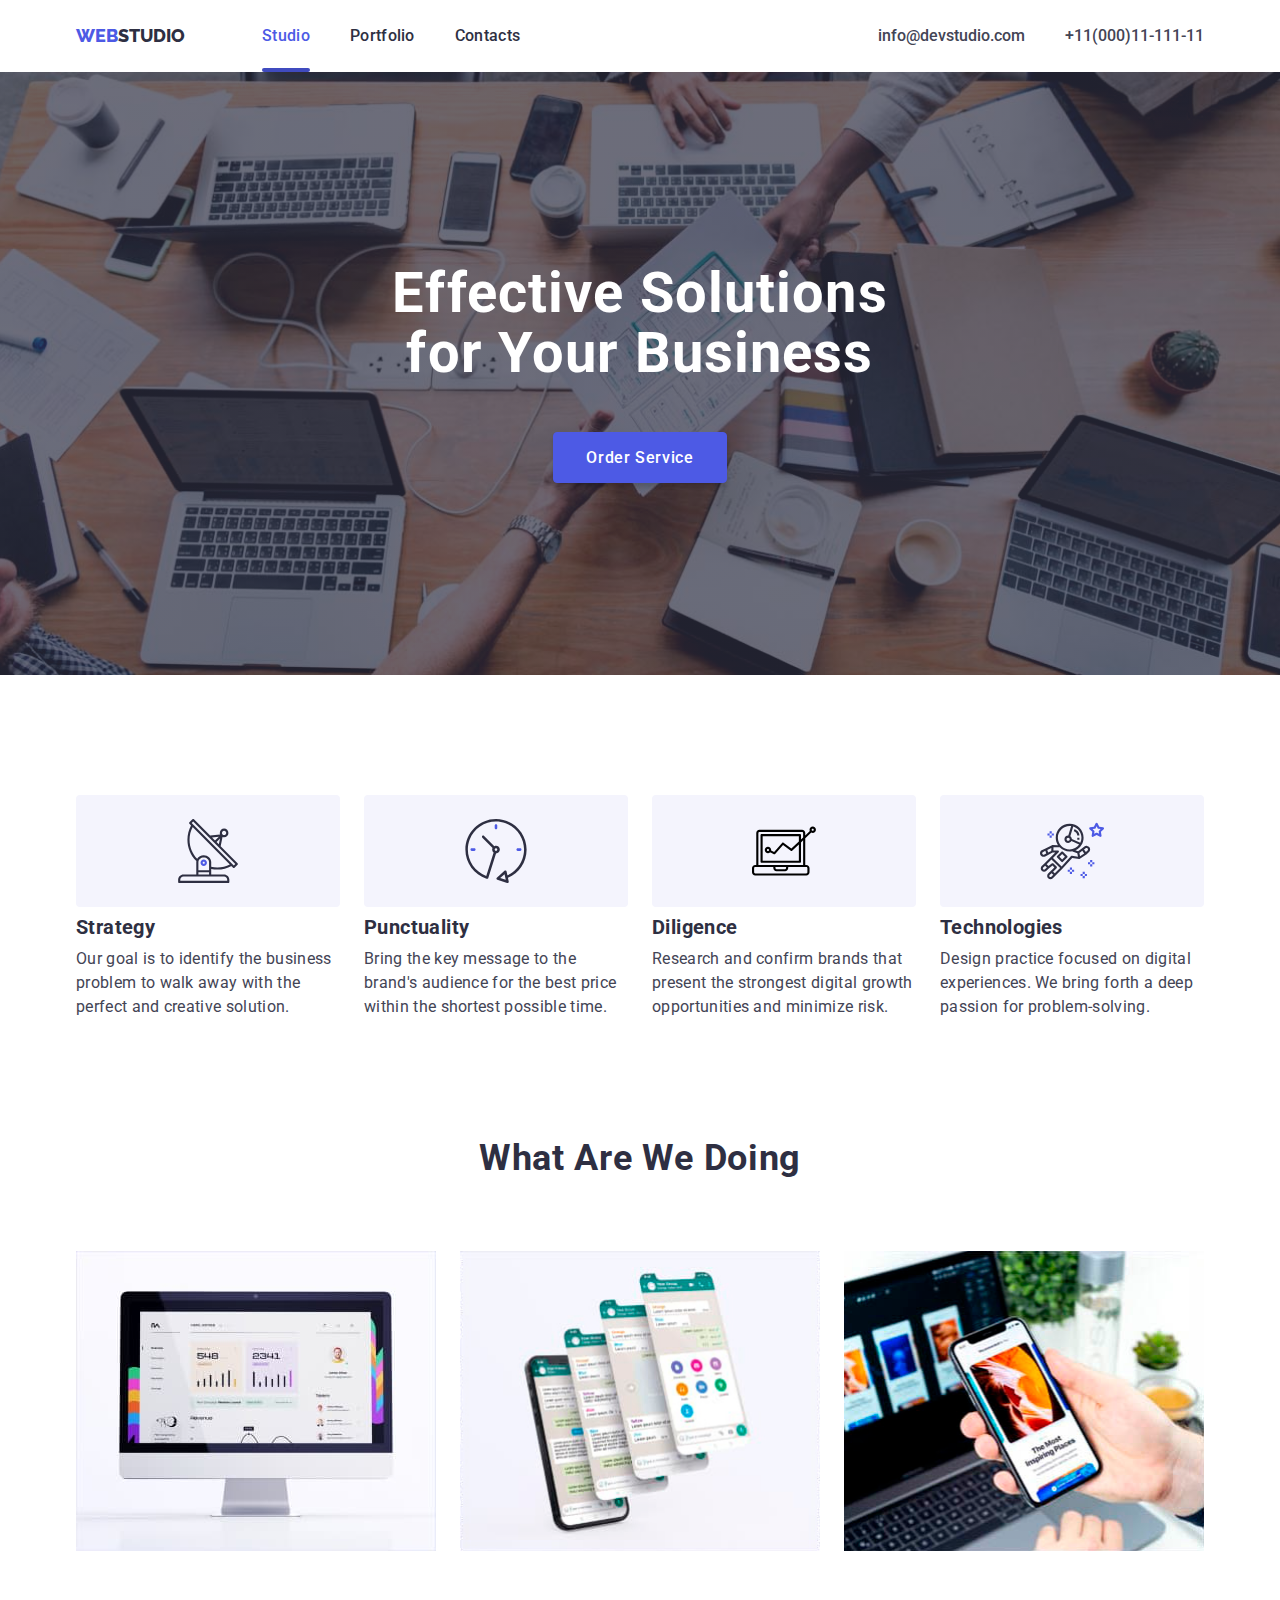
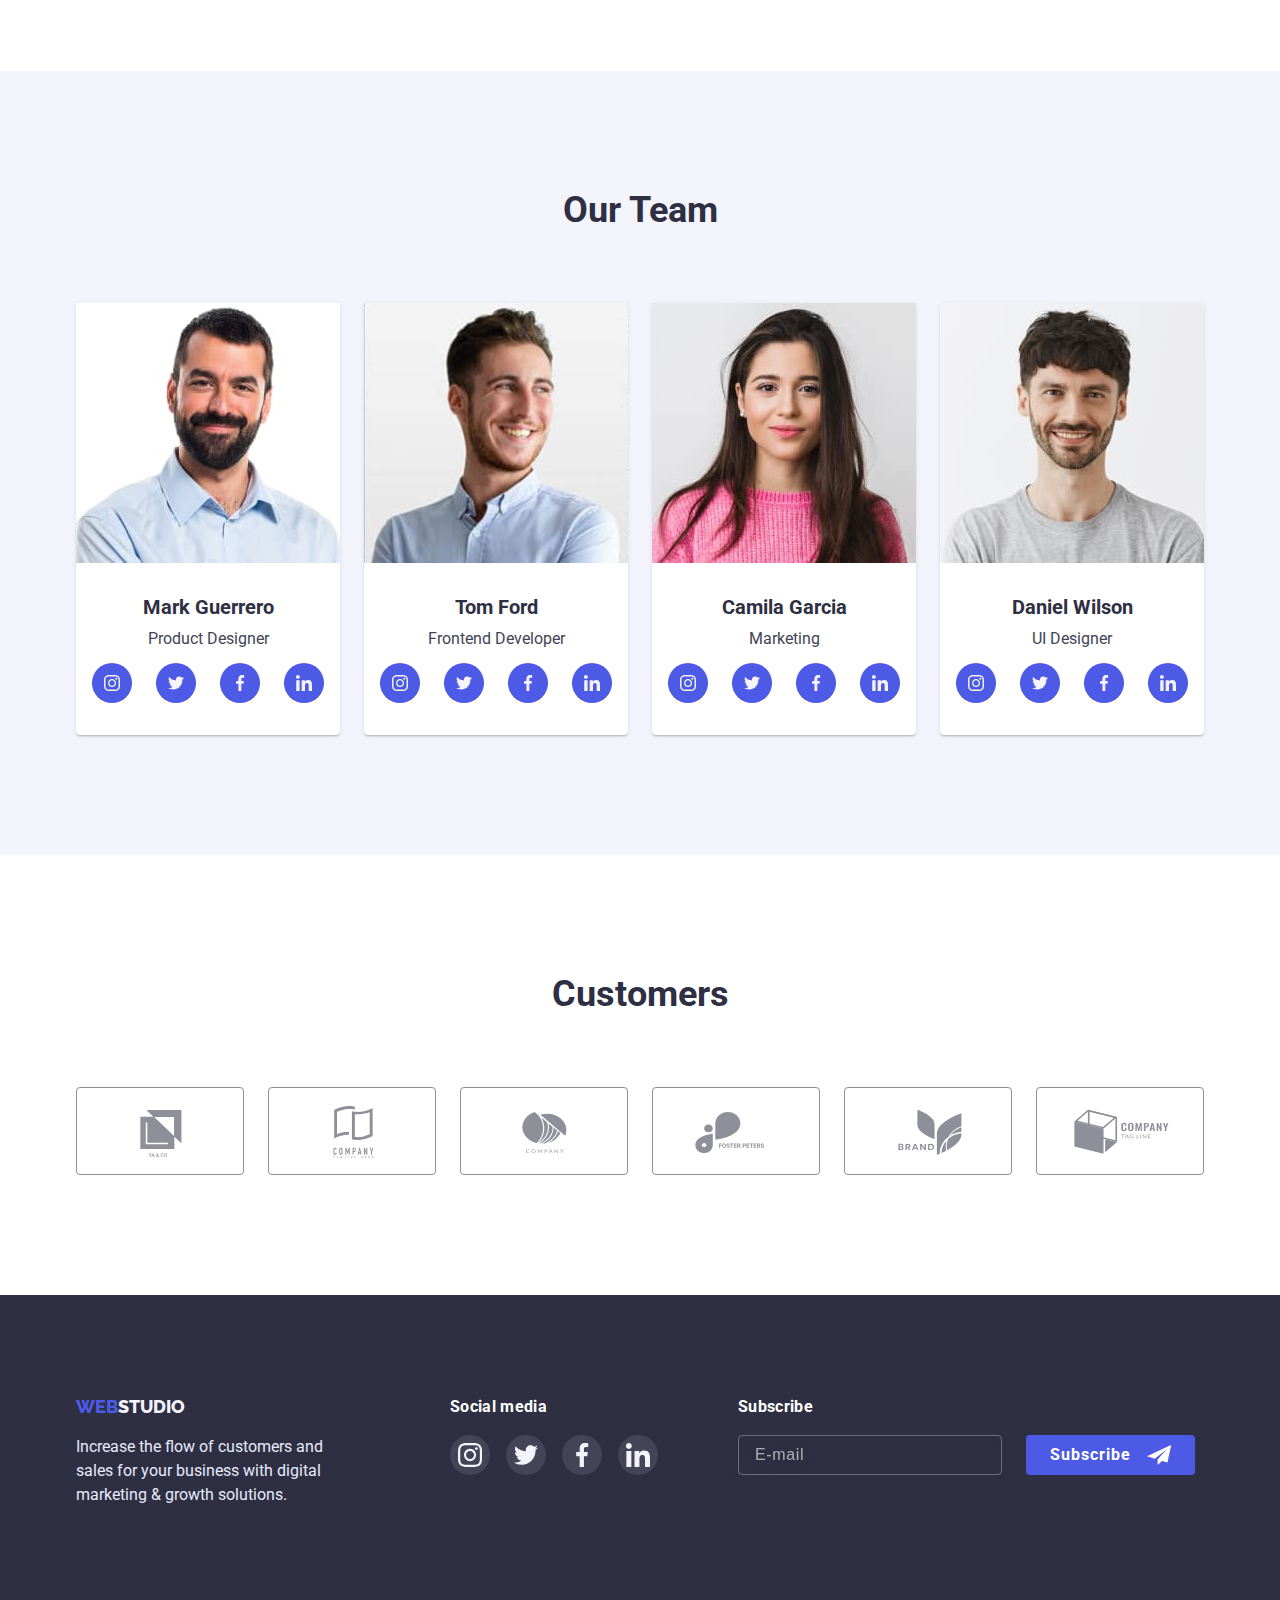
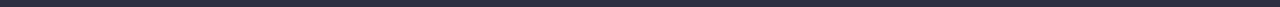
<file: index.html>
<!DOCTYPE html>
<html lang="en">
  <head>
    <meta charset="UTF-8" />
    <meta http-equiv="X-UA-Compatible" content="IE=edge" />
    <meta name="viewport" content="width=device-width, initial-scale=1.0" />
    <title>Webstudio</title>
    <link
      rel="stylesheet"
      href="https://cdnjs.cloudflare.com/ajax/libs/modern-normalize/1.1.0/modern-normalize.min.css"
      integrity="sha512-wpPYUAdjBVSE4KJnH1VR1HeZfpl1ub8YT/NKx4PuQ5NmX2tKuGu6U/JRp5y+Y8XG2tV+wKQpNHVUX03MfMFn9Q=="
      crossorigin="anonymous"
      referrerpolicy="no-referrer"
    />
    <link rel="preconnect" href="https://fonts.googleapis.com" />
    <link rel="preconnect" href="https://fonts.gstatic.com" crossorigin />
    <link
      href="https://fonts.googleapis.com/css2?family=Raleway:wght@700;800&family=Roboto:wght@400;500;700;900&display=swap"
      rel="stylesheet"
    />
    <link rel="stylesheet" href="css/style.css" />
  </head>

  <body>
    <header class="header">
      <div class="container">
        <nav>
          <a class="logo-link" href=""><span class="logo">WEB</span>STUDIO</a>
          <ul class="headerlist">
            <li class="header-linkitem">
              <a class="header-link curent link" href="./index.html">Studio</a>
            </li>
            <li class="header-linkitem">
              <a class="header-link link" href="./portfolio.html">Portfolio</a>
            </li>
            <li class="header-linkitem">
              <a class="header-link link" href="">Contacts</a>
            </li>
          </ul>
        </nav>
        <ul class="link contacts-link">
          <li>
            <a class="contacts" href="mailto:info@devstudio.com"
              >info@devstudio.com</a
            >
          </li>
          <li>
            <a class="contacts" href="tel:+11(000)111-11-11"
              >+11(000)11-111-11</a
            >
          </li>
        </ul>
      </div>
    </header>

    <main>
      <section class="hero">
        <div class="container">
          <h1 class="hero-title">Effective Solutions for Your Business</h1>
          <button class="header-btn" data-modal-open type="button">
            Order Service
          </button>
        </div>
      </section>
      <section class="about">
        <div class="container">
          <h2 class="about-title-top">Our Feature</h2>
          <ul class="about-list">
            <li>
              <div class="aboutlistsvg">
                <svg class="aboutsvg">
                  <use href="./img/icons.svg#icon-Group"></use>
                </svg>
              </div>
              <h3 class="about-title">Strategy</h3>
              <p class="about-text">
                Our goal is to identify the business problem to walk away with
                the perfect and creative solution.
              </p>
            </li>
            <li>
              <div class="aboutlistsvg">
                <svg class="aboutsvg">
                  <use href="./img/icons.svg#icon-clock"></use>
                </svg>
              </div>
              <h3 class="about-title">Punctuality</h3>
              <p class="about-text">
                Bring the key message to the brand's audience for the best price
                within the shortest possible time.
              </p>
            </li>
            <li>
              <div class="aboutlistsvg">
                <svg class="aboutsvg">
                  <use href="./img/icons.svg#icon-Vector"></use>
                </svg>
              </div>
              <h3 class="about-title">Diligence</h3>
              <p class="about-text">
                Research and confirm brands that present the strongest digital
                growth opportunities and minimize risk.
              </p>
            </li>
            <li>
              <div class="aboutlistsvg">
                <svg class="aboutsvg">
                  <use href="./img/icons.svg#icon-astronaut"></use>
                </svg>
              </div>
              <h3 class="about-title">Technologies</h3>
              <p class="about-text">
                Design practice focused on digital experiences. We bring forth a
                deep passion for problem-solving.
              </p>
            </li>
          </ul>
        </div>
      </section>
      <section class="service">
        <div class="container">
          <h2 class="service-title">What are we doing</h2>
          <ul class="service-img">
            <li>
              <img width="360" height="300" src="img/photoa.jpg" alt="photoa" />
            </li>
            <li>
              <img
                width="360"
                height="300"
                src="img/photobb.jpg"
                alt="photobb"
              />
            </li>
            <li>
              <img
                width="360"
                height="300"
                src="img/photocc.jpg"
                alt="photocc"
              />
            </li>
          </ul>
        </div>
      </section>
      <section class="team">
        <div class="container">
          <h2 class="team-title-top">Our Team</h2>
          <ul class="team-photos">
            <li class="team-photo">
              <img
                width="264"
                height="260"
                src="img/teamcarda.jpg"
                alt="teamcarda"
              />
              <div class="imgtxt">
                <h3 class="team-title">Mark Guerrero</h3>
                <p class="team-txt">Product Designer</p>
                <ul class="soc link">
                  <li class="soclist instagram">
                    <a class="soclinkitem" href="">
                      <svg class="svgicons">
                        <use href="./img/icons.svg#icon-instagram"></use>
                      </svg>
                    </a>
                  </li>
                  <li class="soclist">
                    <a class="soclinkitem" href="">
                      <svg class="svgicons">
                        <use href="./img/icons.svg#icon-twitter"></use>
                      </svg>
                    </a>
                  </li>
                  <li class="soclist">
                    <a class="soclinkitem" href="">
                      <svg class="svgicons">
                        <use href="./img/icons.svg#icon-facebook"></use>
                      </svg>
                    </a>
                  </li>
                  <li class="soclist">
                    <a class="soclinkitem" href="">
                      <svg class="svgicons">
                        <use href="./img/icons.svg#icon-linkedin"></use>
                      </svg>
                    </a>
                  </li>
                </ul>
              </div>
            </li>
            <li class="team-photo">
              <img
                width="264"
                height="260"
                src="img/teamcardbb.jpg"
                alt="teamcardbb"
              />
              <div class="imgtxt">
                <h3 class="team-title">Tom Ford</h3>
                <p class="team-txt">Frontend Developer</p>
                <ul class="soc link">
                  <li class="soclist instagram">
                    <a class="soclinkitem" href="">
                      <svg class="svgicons">
                        <use href="./img/icons.svg#icon-instagram"></use>
                      </svg>
                    </a>
                  </li>
                  <li class="soclist">
                    <a class="soclinkitem" href="">
                      <svg class="svgicons">
                        <use href="./img/icons.svg#icon-twitter"></use>
                      </svg>
                    </a>
                  </li>
                  <li class="soclist">
                    <a class="soclinkitem" href="">
                      <svg class="svgicons">
                        <use href="./img/icons.svg#icon-facebook"></use>
                      </svg>
                    </a>
                  </li>
                  <li class="soclist">
                    <a class="soclinkitem" href="">
                      <svg class="svgicons">
                        <use href="./img/icons.svg#icon-linkedin"></use>
                      </svg>
                    </a>
                  </li>
                </ul>
              </div>
            </li>
            <li class="team-photo">
              <img
                width="264"
                height="260"
                src="img/teamcardc.jpg"
                alt="teamcardc"
              />
              <div class="imgtxt">
                <h3 class="team-title">Camila Garcia</h3>
                <p class="team-txt">Marketing</p>
                <ul class="soc link">
                  <li class="soclist instagram">
                    <a class="soclinkitem" href="">
                      <svg class="svgicons">
                        <use href="./img/icons.svg#icon-instagram"></use>
                      </svg>
                    </a>
                  </li>
                  <li class="soclist">
                    <a class="soclinkitem" href="">
                      <svg class="svgicons">
                        <use href="./img/icons.svg#icon-twitter"></use>
                      </svg>
                    </a>
                  </li>
                  <li class="soclist">
                    <a class="soclinkitem" href="">
                      <svg class="svgicons">
                        <use href="./img/icons.svg#icon-facebook"></use>
                      </svg>
                    </a>
                  </li>
                  <li class="soclist">
                    <a class="soclinkitem" href="">
                      <svg class="svgicons">
                        <use href="./img/icons.svg#icon-linkedin"></use>
                      </svg>
                    </a>
                  </li>
                </ul>
              </div>
            </li>
            <li class="team-photo">
              <img
                width="264"
                height="260"
                src="img/teamcardd.jpg"
                alt="teamcardd"
              />
              <div class="imgtxt">
                <h3 class="team-title">Daniel Wilson</h3>
                <p class="team-txt">UI Designer</p>
                <ul class="soc link">
                  <li class="soclist">
                    <a class="soclinkitem" href="">
                      <svg class="svgicons">
                        <use href="./img/icons.svg#icon-instagram"></use>
                      </svg>
                    </a>
                  </li>
                  <li class="soclist">
                    <a class="soclinkitem" href="">
                      <svg class="svgicons">
                        <use href="./img/icons.svg#icon-twitter"></use>
                      </svg>
                    </a>
                  </li>
                  <li class="soclist">
                    <a class="soclinkitem" href="">
                      <svg class="svgicons">
                        <use href="./img/icons.svg#icon-facebook"></use>
                      </svg>
                    </a>
                  </li>
                  <li class="soclist">
                    <a class="soclinkitem" href="">
                      <svg class="svgicons">
                        <use href="./img/icons.svg#icon-linkedin"></use>
                      </svg>
                    </a>
                  </li>
                </ul>
              </div>
            </li>
          </ul>
        </div>
      </section>
      <section class="Customers">
        <div class="container">
          <h2 class="Customerstitle">Customers</h2>
          <ul class="link">
            <li class="logolista">
              <a class="logolist" href="">
                <svg class="logolistsitem">
                  <use href="./img/icons.svg#icon-Client"></use>
                </svg>
              </a>
            </li>
            <li class="logolista">
              <a class="logolist" href="">
                <svg class="logolistsitem">
                  <use href="./img/icons.svg#icon-Clientone"></use>
                </svg>
              </a>
            </li>
            <li class="logolista">
              <a class="logolist" href="">
                <svg class="logolistsitem">
                  <use href="./img/icons.svg#icon-Clienttwo"></use>
                </svg>
              </a>
            </li>
            <li class="logolista">
              <a class="logolist" href="">
                <svg class="logolistsitem">
                  <use href="./img/icons.svg#icon-Clientthree"></use>
                </svg>
              </a>
            </li>
            <li class="logolista">
              <a class="logolist" href="">
                <svg class="logolistsitem">
                  <use href="./img/icons.svg#icon-Clientfour"></use>
                </svg>
              </a>
            </li>
            <li class="logolista">
              <a class="logolist" href="">
                <svg class="logolistsitem">
                  <use href="./img/icons.svg#icon-Clientfive"></use>
                </svg>
              </a>
            </li>
          </ul>
        </div>
      </section>
    </main>
    <!-- FOOTERRR -->
    <footer class="footer">
      <div class="container">
        <div class="footersuper">
          <div class="footerboxes soclistftone">
            <ul class="link">
              <li>
                <a class="logo-link-footer" href=""
                  ><span class="logo">WEB</span>STUDIO</a
                >
                <p class="footer-txt">
                  Increase the flow of customers and sales for your business
                  with digital marketing & growth solutions.
                </p>
              </li>
            </ul>
          </div>
          <div class="footerboxes soclistftoneboll">
            <h2 class="footertitle">Social media</h2>
            <ul class="footersoc link">
              <li class="soclistfootera">
                <a class="soclistfooter" href="">
                  <svg class="svgiconsfooter">
                    <use href="./img/icons.svg#icon-instagram"></use>
                  </svg>
                </a>
              </li>
              <li class="soclistfootera">
                <a class="soclistfooter" href="">
                  <svg class="svgiconsfooter">
                    <use href="./img/icons.svg#icon-twitter"></use>
                  </svg>
                </a>
              </li>
              <li class="soclistfootera">
                <a class="soclistfooter" href="">
                  <svg class="svgiconsfooter">
                    <use href="./img/icons.svg#icon-facebook"></use>
                  </svg>
                </a>
              </li>
              <li class="soclistfootera">
                <a class="soclistfooter" href="">
                  <svg class="svgiconsfooter">
                    <use href="./img/icons.svg#icon-linkedin"></use>
                  </svg>
                </a>
              </li>
            </ul>
          </div>
          <div class="footer-form footerboxes">
            <h2 class="footerformtitle">Subscribe</h2>
            <form
              class="subscribe-form"
              name="subscribe_form"
              autocomplete="on"
            >
              <input
                type="email"
                class="form-inpt"
                name="user_mail"
                placeholder="E-mail"
              />
              <button class="subscribe-btn" type="submit">
                Subscribe
                <svg class="svg-btn-subscribe">
                  <use href="./img/icons.svg#icon-iconsend"></use>
                </svg>
              </button>
            </form>
          </div>
        </div>
      </div>
    </footer>
    <!-- MODDDALLLLLLLL -->
    <div class="backdrop is-hidden" data-modal>
      <div class="modal">
        <button class="modalbtn" data-modal-close>
          <svg class="modal-close-icon" width="8px" height="8px">
            <use href="./img/icons.svg#icon-close-black"></use>
          </svg>
        </button>
        <form class="registration-form" name="registration_form">
          <strong class="modal-title">
            Leave your contacts and we will call you back
          </strong>
          <div class="registration-form-group" role="group">
            <label class="registration-form-field">
              <span class="registration-form-label"> Name </span>
              <input
                class="registration-form-input"
                type="text"
                name="user_name"
              />
              <svg class="registration-form-icon" width="18px" height="24px">
                <use href="./img/icons.svg#icon-formname"></use>
              </svg>
            </label>
            <label class="registration-form-field">
              <span class="registration-form-label"> Phone </span>
              <input
                class="registration-form-input"
                type="tel"
                name="user_phone"
              />
              <svg class="registration-form-icon" width="18px" height="24px">
                <use href="./img/icons.svg#icon-formphone"></use>
              </svg>
            </label>
            <label class="registration-form-field">
              <span class="registration-form-label"> Email </span>
              <input
                class="registration-form-input"
                type="email"
                name="user_email"
              />
              <svg class="registration-form-icon" width="18px" height="24px">
                <use href="./img/icons.svg#icon-formmasseg"></use>
              </svg>
            </label>
            <label class="registration-form-fielda">
              <span class="registration-form-label"> Comment </span>
              <textarea
                class="registration-form-message"
                name="user_message"
                rows="5"
                placeholder="Text input"
              ></textarea>
            </label>
          </div>
          <label class="registration-form-agreement">
            <input class="registration-form-checkbox" type="checkbox" />
            <span class="registration-form-text"
              >I accept the terms and conditions of the
              <a class="registration-form-link" href="">Privacy Policy</a>
            </span>
          </label>
          <button type="submit" class="send-registration-btn">Send</button>
        </form>
      </div>
    </div>
    <script src="./js/modal.js"></script>
  </body>
</html>
</file>
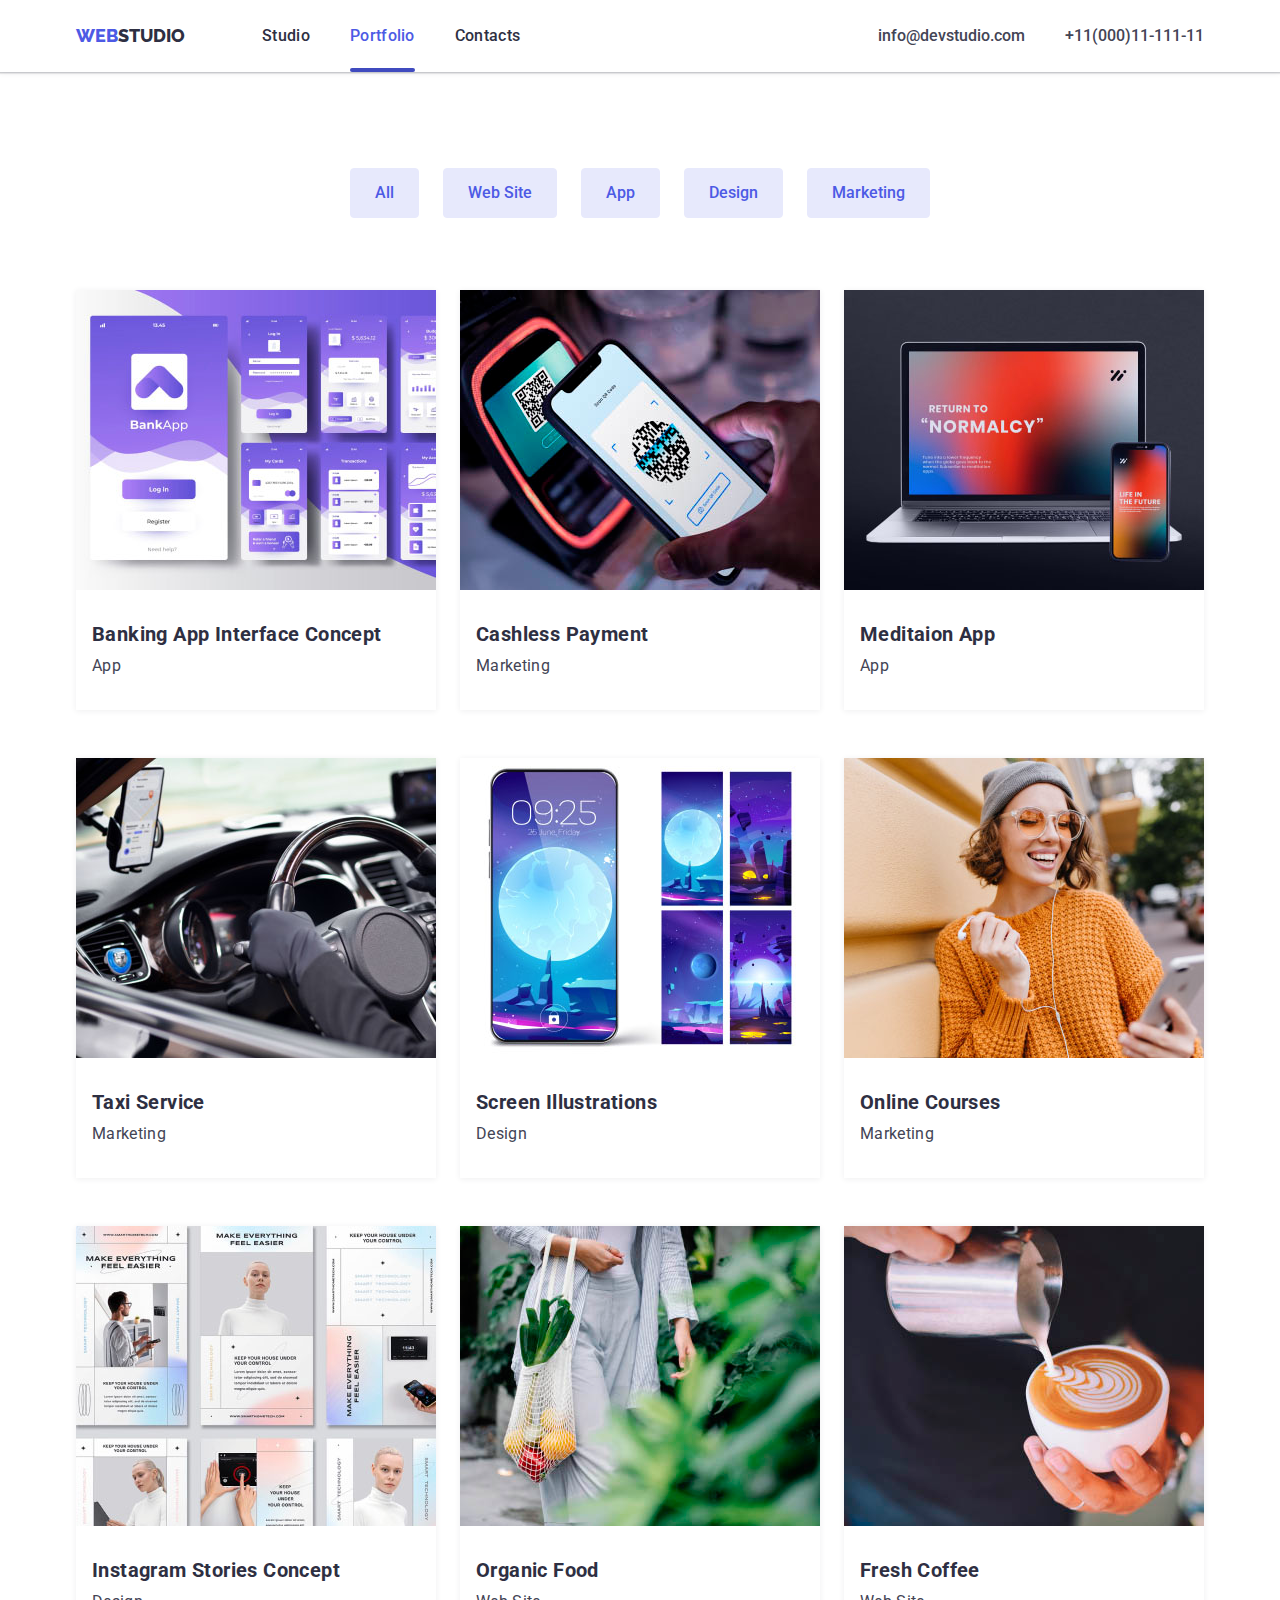
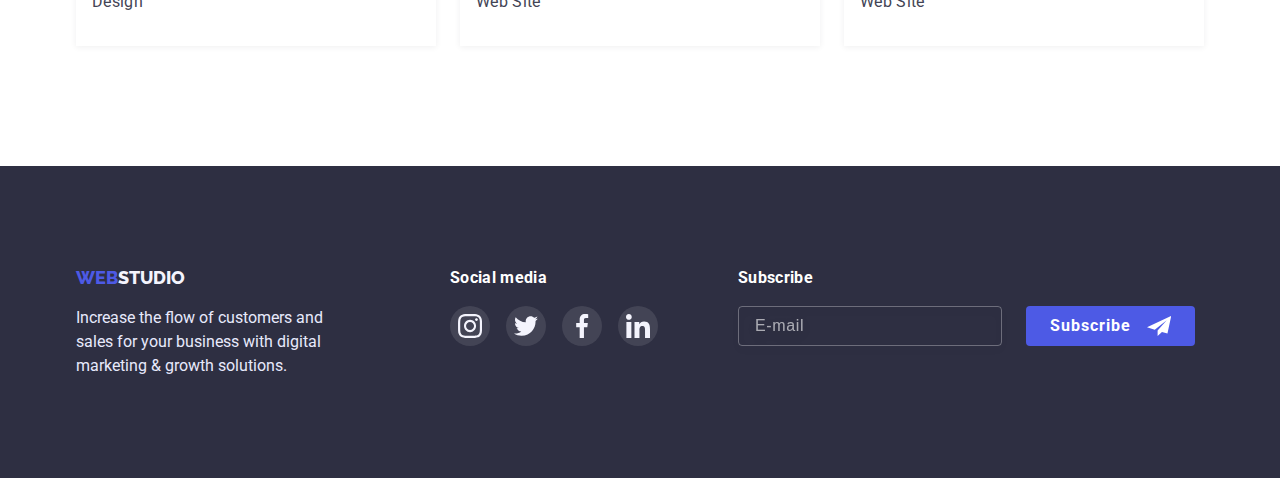
<file: portfolio.html>
<!DOCTYPE html>
<html lang="en">
  <head>
    <meta charset="UTF-8" />
    <meta http-equiv="X-UA-Compatible" content="IE=edge" />
    <meta name="viewport" content="width=device-width, initial-scale=1.0" />
    <title>Portfolio</title>
    <link
      rel="stylesheet"
      href="https://cdnjs.cloudflare.com/ajax/libs/modern-normalize/1.1.0/modern-normalize.min.css"
      integrity="sha512-wpPYUAdjBVSE4KJnH1VR1HeZfpl1ub8YT/NKx4PuQ5NmX2tKuGu6U/JRp5y+Y8XG2tV+wKQpNHVUX03MfMFn9Q=="
      crossorigin="anonymous"
      referrerpolicy="no-referrer"
    />
    <link rel="preconnect" href="https://fonts.googleapis.com" />
    <link rel="preconnect" href="https://fonts.gstatic.com" crossorigin />
    <link
      href="https://fonts.googleapis.com/css2?family=Raleway:wght@700;800&family=Roboto:wght@400;500;700;900&display=swap"
      rel="stylesheet"
    />
    <link rel="stylesheet" href="css/style.css" />
  </head>
  <header class="header">
    <div class="container">
      <nav>
        <a class="logo-link" href=""><span class="logo">WEB</span>STUDIO</a>
        <ul class="headerlist">
          <li class="header-linkitem">
            <a class="header-link link" href="./index.html">Studio</a>
          </li>
          <li class="header-linkitem">
            <a class="header-link curent link" href="./portfolio.html"
              >Portfolio</a
            >
          </li>
          <li class="header-linkitem">
            <a class="header-link link" href="">Contacts</a>
          </li>
        </ul>
      </nav>
      <ul class="link contacts-link">
        <li>
          <a class="contacts" href="mailto:info@devstudio.com"
            >info@devstudio.com</a
          >
        </li>
        <li>
          <a class="contacts" href="tel:+11(000)111-11-11">+11(000)11-111-11</a>
        </li>
      </ul>
    </div>
  </header>

  <body>
    <section class="prtf">
      <div class="container">
        <h1 class="portfolio-title-top">Portfolio of Services</h1>
        <ul class="filter-btn-list">
          <li>
            <button class="filter-button" type="button">All</button>
          </li>

          <li>
            <button class="filter-button" type="button">Web Site</button>
          </li>

          <li>
            <button class="filter-button buttonc" type="button">App</button>
          </li>
          <li>
            <button class="filter-button buttond" type="button">Design</button>
          </li>
          <li>
            <button class="filter-button buttone" type="button">
              Marketing
            </button>
          </li>
        </ul>
        <ul class="row-imga">
          <li class="row-imgs">
            <a class="rowlink" href="">
              <div class="galerrry">
                <img
                  width="360px"
                  height="300px"
                  src="img/portfolioimga.jpg"
                  alt="portfolioimga"
                />
                <div class="overlay">
                  <p class="overlaytext">
                    14 Stylish and User-Friendly App Design Concepts · Task
                    Manager App · Calorie Tracker App · Exotic Fruit Ecommerce
                    App · Cloud Storage App
                  </p>
                </div>
              </div>
              <div class="rowinf">
                <h3 class="row-title">Banking App Interface Concept</h3>
                <p class="row-txt">App</p>
              </div>
            </a>
          </li>
          <li class="row-imgs">
            <a class="rowlink" href="">
              <div class="galerrry">
                <img
                  width="360px"
                  height="300px"
                  src="img/portfolioimgb.jpg"
                  alt="portfolioimgb"
                />
                <div class="overlay">
                  <p class="overlaytext">
                    14 Stylish and User-Friendly App Design Concepts · Task
                    Manager App · Calorie Tracker App · Exotic Fruit Ecommerce
                    App · Cloud Storage App
                  </p>
                </div>
              </div>
              <div class="rowinf">
                <h3 class="row-title">Cashless Payment</h3>
                <p class="row-txt">Marketing</p>
              </div>
            </a>
          </li>
          <li class="row-imgs">
            <a class="rowlink" href="">
              <div class="galerrry">
                <img
                  width="360px"
                  height="300px"
                  src="img/portfolioimgc.jpg"
                  alt="portfolioimgc"
                />
                <div class="overlay">
                  <p class="overlaytext">
                    14 Stylish and User-Friendly App Design Concepts · Task
                    Manager App · Calorie Tracker App · Exotic Fruit Ecommerce
                    App · Cloud Storage App
                  </p>
                </div>
              </div>
              <div class="rowinf">
                <h3 class="row-title">Meditaion App</h3>
                <p class="row-txt">App</p>
              </div>
            </a>
          </li>
          <li class="row-imgs">
            <a class="rowlink" href="">
              <div class="galerrry">
                <img
                  width="360px"
                  height="300px"
                  src="img/portfolioimgd.jpg"
                  alt="portfolioimgd"
                />
                <div class="overlay">
                  <p class="overlaytext">
                    14 Stylish and User-Friendly App Design Concepts · Task
                    Manager App · Calorie Tracker App · Exotic Fruit Ecommerce
                    App · Cloud Storage App
                  </p>
                </div>
              </div>
              <div class="rowinf">
                <h3 class="row-title">Taxi Service</h3>
                <p class="row-txt">Marketing</p>
              </div>
            </a>
          </li>
          <li class="row-imgs">
            <a class="rowlink" href="">
              <div class="galerrry">
                <img
                  width="360px"
                  height="300px"
                  src="img/portfolioimge.jpg"
                  alt="portfolioimge"
                />
                <div class="overlay">
                  <p class="overlaytext">
                    14 Stylish and User-Friendly App Design Concepts · Task
                    Manager App · Calorie Tracker App · Exotic Fruit Ecommerce
                    App · Cloud Storage App
                  </p>
                </div>
              </div>
              <div class="rowinf">
                <h3 class="row-title">Screen Illustrations</h3>
                <p class="row-txt">Design</p>
              </div>
            </a>
          </li>
          <li class="row-imgs">
            <a class="rowlink" href="">
              <div class="galerrry">
                <img
                  width="360px"
                  height="300px"
                  src="img/portfolioimgf.jpg"
                  alt="portfolioimgf"
                />
                <div class="overlay">
                  <p class="overlaytext">
                    14 Stylish and User-Friendly App Design Concepts · Task
                    Manager App · Calorie Tracker App · Exotic Fruit Ecommerce
                    App · Cloud Storage App
                  </p>
                </div>
              </div>
              <div class="rowinf">
                <h3 class="row-title">Online Courses</h3>
                <p class="row-txt">Marketing</p>
              </div>
            </a>
          </li>
          <li class="row-imgs">
            <a class="rowlink" href="">
              <div class="galerrry">
                <img
                  width="360px"
                  height="300px"
                  src="img/portfolioimgg.jpg"
                  alt="portfolioimgg"
                />
                <div class="overlay">
                  <p class="overlaytext">
                    14 Stylish and User-Friendly App Design Concepts · Task
                    Manager App · Calorie Tracker App · Exotic Fruit Ecommerce
                    App · Cloud Storage App
                  </p>
                </div>
              </div>
              <div class="rowinf">
                <h3 class="row-title">Instagram Stories Concept</h3>
                <p class="row-txt">Design</p>
              </div>
            </a>
          </li>
          <li class="row-imgs">
            <a class="rowlink" href="">
              <div class="galerrry">
                <img
                  width="360px"
                  height="300px"
                  src="img/portfolioimgh.jpg"
                  alt="portfolioimgh"
                />
                <div class="overlay">
                  <p class="overlaytext">
                    14 Stylish and User-Friendly App Design Concepts · Task
                    Manager App · Calorie Tracker App · Exotic Fruit Ecommerce
                    App · Cloud Storage App
                  </p>
                </div>
              </div>
              <div class="rowinf">
                <h3 class="row-title">Organic Food</h3>
                <p class="row-txt">Web Site</p>
              </div>
            </a>
          </li>
          <li class="row-imgs">
            <a class="rowlink" href="">
              <div class="galerrry">
                <img
                  width="360px"
                  height="300px"
                  src="img/portfolioimgi.jpg"
                  alt="portfolioimgi"
                />
                <div class="overlay">
                  <p class="overlaytext">
                    14 Stylish and User-Friendly App Design Concepts · Task
                    Manager App · Calorie Tracker App · Exotic Fruit Ecommerce
                    App · Cloud Storage App
                  </p>
                </div>
              </div>
              <div class="rowinf">
                <h3 class="row-title">Fresh Coffee</h3>
                <p class="row-txt">Web Site</p>
              </div>
            </a>
          </li>
        </ul>
      </div>
    </section>
  </body>

  <footer class="footer">
    <div class="container">
      <div class="footersuper">
        <div class="footerboxes soclistftone">
          <ul class="link">
            <li>
              <a class="logo-link-footer" href=""
                ><span class="logo">WEB</span>STUDIO</a
              >
              <p class="footer-txt">
                Increase the flow of customers and sales for your business with
                digital marketing & growth solutions.
              </p>
            </li>
          </ul>
        </div>
        <div class="footerboxes soclistftoneboll">
          <h2 class="footertitle">Social media</h2>
          <ul class="footersoc link">
            <li class="soclistfootera">
              <a class="soclistfooter" href="">
                <svg class="svgiconsfooter">
                  <use href="./img/icons.svg#icon-instagram"></use>
                </svg>
              </a>
            </li>
            <li class="soclistfootera">
              <a class="soclistfooter" href="">
                <svg class="svgiconsfooter">
                  <use href="./img/icons.svg#icon-twitter"></use>
                </svg>
              </a>
            </li>
            <li class="soclistfootera">
              <a class="soclistfooter" href="">
                <svg class="svgiconsfooter">
                  <use href="./img/icons.svg#icon-facebook"></use>
                </svg>
              </a>
            </li>
            <li class="soclistfootera">
              <a class="soclistfooter" href="">
                <svg class="svgiconsfooter">
                  <use href="./img/icons.svg#icon-linkedin"></use>
                </svg>
              </a>
            </li>
          </ul>
        </div>
        <div class="footer-form footerboxes">
          <h2 class="footerformtitle">Subscribe</h2>
          <form class="subscribe-form" name="subscribe_form" autocomplete="on">
            <input
              type="email"
              class="form-inpt"
              name="user_mail"
              placeholder="E-mail"
            />
            <button class="subscribe-btn" type="submit">
              Subscribe
              <svg class="svg-btn-subscribe">
                <use href="./img/icons.svg#icon-iconsend"></use>
              </svg>
            </button>
          </form>
        </div>
      </div>
    </div>
  </footer>
</html>
</file>
<file: css/style.css>
body {
  font-family: "Roboto", sans-serif;
  background-color: #ffffff;
}

:root {
  --brand-primary-color: #4d5ae5;
  --h2h3-header-footer-color: #2e2f42;
  --body-text-color: #434455;

  --modal-idx: 1000;

  /* Animation */
  --animation-fast: 400ms ease;
  --animation-slow: 900ms ease-out;
  --animationgoit-duration: 250ms;
  --transition-timing-function-goit: cubic-bezier(0.4, 0, 0.2, 1);
}

* {
  box-sizing: border-box;
  margin: 0;
  padding: 0;
}

img {
  display: block;
  max-width: 100%;
}

.container {
  max-width: 1158px;
  margin: 0 auto;
  padding-left: 15px;
  padding-right: 15px;
}

.header {
  background-color: #ffffff;
  padding-top: 24px;
  padding-bottom: 24px;
  box-shadow: 0px 2px 1px rgba(46, 47, 66, 0.08),
    0px 1px 1px rgba(46, 47, 66, 0.16), 0px 1px 6px rgba(46, 47, 66, 0.08);
}

.header .container {
  display: flex;
  align-items: center;
  justify-content: space-between;
}

.header nav {
  display: flex;
  align-items: center;
}

.header-link:hover,
.header-link:focus {
  color: var(--brand-primary-color);
}

.header-link:hover::after {
  content: "";
  position: absolute;
  display: block;
  width: 100%;
  height: 4px;
  border-radius: 2px;
  bottom: -24px;
  left: 0;
  background-color: #404bbf;
}

a {
  text-decoration: none;
}

.headerlist {
  display: flex;
  align-items: center;
}

.header-linkitem:not(:last-child) {
  margin-right: 40px;
}

.link {
  text-decoration: none;
  list-style: none;
  display: flex;
  align-items: center;
}

.logo-link {
  font-family: "Raleway";
  font-weight: 800;
  font-size: 18px;
  line-height: 1.33;
  text-decoration: none;
  color: var(--h2h3-header-footer-color);
  margin-right: 77px;
}

.logo {
  color: var(--brand-primary-color);
}

.header-link {
  font-weight: 500;
  font-size: 16px;
  line-height: 1.5;
  letter-spacing: 0.02em;
  color: var(--h2h3-header-footer-color);
  text-decoration: none;
  padding-top: 0;
  padding-bottom: 0;
  padding-left: 0;
  position: relative;
  cursor: pointer;
  transition-duration: 250ms;
  transition-property: color;
  transition-timing-function: cubic-bezier(0.4, 0, 0.2, 1);
}

.curent {
  color: var(--brand-primary-color);
}

.curent.header-link::after {
  content: "";
  position: absolute;
  display: block;
  width: 100%;
  height: 4px;
  border-radius: 2px;
  bottom: -24px;
  left: 0;
  background-color: #404bbf;
  visibility: inherit;
}

.contacts:hover,
.contacts:focus {
  color: var(--brand-primary-color);
}

.contacts {
  text-decoration: none;
  font-weight: 500;
  font-size: 16px;
  line-height: 1.5;
  color: var(--body-text-color);
  display: block;
  align-items: center;
  transition-duration: 250ms;
  transition-property: color;
  transition-timing-function: cubic-bezier(0.4, 0, 0.2, 1);
}

.contacts-link li:not(:last-child) {
  margin-right: 40px;
}

/* HERO SECTION */

.hero {
  background-image: linear-gradient(rgba(46, 47, 66, 0.7),
      rgba(46, 47, 66, 00.7)),
    url(../img/hbkg.jpg);
  flex-grow: 1;
  background-repeat: no-repeat;
  background-size: cover;
  background-position: 50% 50%;
  padding: 192px;
  text-align: center;
  max-width: 1440px;
  margin: 0 auto;
}

.hero-title {
  font-size: 56px;
  line-height: 1.07;
  letter-spacing: 0.02em;
  color: #ffffff;
  display: block;
  margin: 0 auto;
  max-width: 496px;
}

.header-btn {
  font-family: inherit;
  font-weight: 500;
  background: var(--brand-primary-color);
  font-size: 16px;
  line-height: 1.1;
  letter-spacing: 0.04em;
  color: #ffffff;
  cursor: pointer;
  padding: 16px 32px;
  margin-top: 48px;
  border: 0.5px solid #4d5ae5;
  border-radius: 4px;
  box-shadow: 0px 4px 4px rgba(0, 0, 0, 0.15);
  transition-property: box-shadow;
  transition-duration: var(--animationgoit-duration);
  transition-timing-function: var(--transition-timing-function-goit);
}

.header-btn:hover,
.header-btn:focus {
  background: #404BBF;
  border-color: #404BBF;
  box-shadow: 0px 1px 6px rgba(46, 47, 66, 0.08),
    0px 1px 1px rgba(46, 47, 66, 0.16), 0px 2px 1px rgba(46, 47, 66, 0.08);
}

/* ABOUT SECTION */
.about {
  padding-top: 120px;
  padding-bottom: 120px;
}

.about-title-top {
  position: absolute;
  white-space: nowrap;
  width: 1px;
  height: 1px;
  overflow: hidden;
  border: 0;
  padding: 0;
  clip: rect(0 0 0 0);
  clip-path: inset(50%);
  margin: -1px;
}

.about-list {
  display: flex;
  justify-content: space-between;
  padding: 0;
  margin: 0;
  flex-wrap: wrap;
}

.aboutlistsvg {
  width: 264px;
  height: 112px;
  display: flex;
  justify-content: center;
  align-items: center;
  background: #f4f4fd;
  border-radius: 4px;
}

.aboutsvg {
  width: 64px;
  height: 64px;
  display: block;
}

.about-list li {
  max-width: 264px;
}

.about-title {
  font-size: 20px;
  line-height: 1.2;
  letter-spacing: 0.02em;
  color: var(--h2h3-header-footer-color);
  margin: 8px 0 8px 0;
}

.about-text {
  font-size: 16px;
  line-height: 1.5;
  letter-spacing: 0.02em;
  color: var(--body-text-color);
  margin: 0;
}

/* SERVISE SECTION */

.service {
  padding-bottom: 120px;
}

.service-title {
  font-size: 36px;
  line-height: 1.11;
  letter-spacing: 0.02em;
  text-transform: capitalize;
  color: var(--h2h3-header-footer-color);
  text-align: center;
  margin-bottom: 72px;
}

.service-img {
  list-style: none;
  display: flex;
}

.service-img li:not(:last-child) {
  margin-right: 24px;
}

/* TEAM SECTION */

.team {
  background-color: #f4f4fd;
  padding-top: 120px;
  padding-bottom: 120px;
}

.team-title-top {
  font-size: 36px;
  line-height: 1.11;
  color: var(--h2h3-header-footer-color);
  text-align: center;
  margin-bottom: 72px;
}

.team-photos {
  display: flex;
  flex-direction: row;
}

.team-photo {
  background-color: #ffffff;
  max-width: 264px;
  border-radius: 0px 0px 4px 4px;
  box-shadow: 0px 1px 6px rgba(46, 47, 66, 0.08),
    0px 1px 1px rgba(46, 47, 66, 0.16), 0px 2px 1px rgba(46, 47, 66, 0.08);
}

.team-photo:not(:last-child) {
  margin-right: 24px;
}

.imgtxt {
  padding: 32px 16px;
}

.team-title {
  font-size: 20px;
  line-height: 1.2;
  color: var(--h2h3-header-footer-color);
  text-align: center;
  margin-top: 0px;
  margin-bottom: 8px;
}

.team-txt {
  font-size: 16px;
  line-height: 1.5;
  color: var(--body-text-color);
  text-align: center;
  margin-bottom: 12px;
}

.soclist:not(:last-child) {
  margin-right: 24px;
}

.soclinkitem {
  width: 40px;
  height: 40px;
  border-radius: 50%;
  background-color: #4d5ae5;
  display: flex;
  justify-content: center;
  align-items: center;
}

.svgicons {
  width: 16px;
  height: 16px;
}

/* Section Customers */
.Customers {
  padding-top: 120px;
  padding-bottom: 120px;
}

.Customerstitle {
  font-size: 36px;
  line-height: 1.11;
  color: var(--h2h3-header-footer-color);
  text-align: center;
  margin-bottom: 72px;
}

.logolist {
  border: 1px solid #8e8f99;
  border-radius: 4px;
  width: 168px;
  height: 88px;
  display: flex;
  justify-content: center;
  align-items: center;
  fill: #8e8f99;
  transition-property: fill, border-color;
  transition-duration: var(--animationgoit-duration);
  transition-timing-function: var(--transition-timing-function-goit);
}

.logolist:hover,
.logolist:focus {
  border-color: #4d5ae5;
}

.logolistsitem {
  fill: #8e8f99;
  transition-property: fill, border-color;
  transition-duration: var(--animationgoit-duration);
  transition-timing-function: var(--transition-timing-function-goit);
}

.logolist:hover .logolistsitem {
  fill: #4d5ae5;
}

.logolist:focus .logolistsitem {
  fill: #4d5ae5;
}

.logolistsitem {
  width: 104px;
  height: 56px;
}

.logolista:not(:last-child) {
  margin-right: 24px;
}

/* FOOTER */

.footer {
  background-color: var(--h2h3-header-footer-color);
  padding-top: 100px;
  padding-bottom: 100px;
}

.footersuper {
  display: flex;
}

.soclistftoneboll{
  margin-left: 120px;
  margin-right: 80px;
}

.logo-link-footer {
  font-family: "Raleway";
  font-style: normal;
  font-weight: 800;
  font-size: 18px;
  line-height: 1.33;
  text-decoration: none;
  color: #f4f4fd;
}

.footer-txt {
  font-size: 16px;
  line-height: 1.5;
  color: #e7e9fc;
  margin-top: 16px;
  max-width: 254px;
}

.footertitle {
  font-size: 16px;
  line-height: 1.5;
  letter-spacing: 0.02em;
  color: #ffffff;
  margin-bottom: 16px;
}

.soclistfooter {
  width: 40px;
  height: 40px;
  border-radius: 50%;
  display: flex;
  justify-content: center;
  align-items: center;
  background: rgba(255, 255, 255, 0.1);
  transition-property: background-color;
  transition-duration: var(--animationgoit-duration);
  transition-timing-function: var(--transition-timing-function-goit);
}

.soclistfootera:not(:last-child) {
  margin-right: 16px;
}

.soclistfooter:hover,
.soclistfooter:focus {
  background: #31d0aa;
}

.svgiconsfooter {
  width: 24px;
  height: 24px;
}

input::placeholder {
  color: rgba(255, 255, 255, 0.6);
}

.footerformtitle {
  font-size: 16px;
  line-height: 1.5;
  letter-spacing: 0.02em;
  color: #ffffff;
  margin-bottom: 16px;
}

.subscribe-form {
  display: flex;
}

.form-inpt {
  border: 1px solid rgba(255, 255, 255, 0.3);
  filter: drop-shadow(0px 4px 4px rgba(0, 0, 0, 0.15));
  border-radius: 4px;
  font-weight: 400;
  font-size: 16px;
  line-height: 2;
  align-items: center;
  letter-spacing: 0.04em;
  color: rgba(255, 255, 255, 0.6);
  width: 264px;
  height: 40px;
  background-color: transparent;
  padding-left: 16px;
  margin-right: 24px;
  outline: transparent;
  transition-property: border-color;
  transition-duration: var(--animationgoit-duration);
  transition-timing-function: var(--transition-timing-function-goit);
}

.subscribe-btn {
  display: flex;
  background: #4d5ae5;
  border-radius: 4px;
  cursor: pointer;
  font-family: inherit;
  font-weight: 700;
  font-size: 16px;
  text-align: center;
  justify-content: center;
  align-items: center;
  line-height: 1.5;
  letter-spacing: 0.06em;
  color: #ffffff;
  padding: 8px 24px;
  border: none;
}

.svg-btn-subscribe {
  width: 24px;
  height: 24px;
  align-items: center;
  margin-left: 16px;
}

/* MODALLL*/
.backdrop {
  position: fixed;
  top: 0;
  left: 0;
  z-index: var(--modal-idx);
  width: 100%;
  height: 100%;
  background-color: rgba(0, 0, 0, 0.3);
  backdrop-filter: blur(2px);
  transition: visibility 250ms cubic-bezier(0.4, 0, 0.2, 1),
    opacity 250ms cubic-bezier(0.4, 0, 0.2, 1);
}

.is-hidden {
  visibility: hidden;
  opacity: 0;
  pointer-events: none;
}

.modal {
  position: absolute;
  top: 50%;
  left: 50%;
  transform: translate(-50%, -50%);
  width: 408px;
  min-height: 576px;
  background: #fcfcfc;
  padding: 72px 24px 24px 24px;
  box-shadow: 0px 1px 1px rgba(0, 0, 0, 0.14), 0px 1px 3px rgba(0, 0, 0, 0.12),
    0px 2px 1px rgba(0, 0, 0, 0.2);
  border-radius: 4px;
  transition: opacity var(--animation-fast), transform var(--animation-fast);
}

.modalbtn {
  position: absolute;
  top: 24px;
  right: 24px;
  width: 24px;
  height: 24px;
  border-radius: 50%;
  display: flex;
  text-align: center;
  justify-content: center;
  align-items: center;
  cursor: pointer;
  background: #e7e9fc;
  border: 1px solid rgba(0, 0, 0, 0.1);
  transition-property: background-color, boder;
  transition-duration: var(--animationgoit-duration);
  transition-timing-function: var(--transition-timing-function-goit);
}

.modalbtn:hover,
.modalbtn:focus {
  background: #404BBF;
  border-color: var(--brand-primary-color);
}

.modalbtn:hover .modal-close-icon {
  fill: #FFFFFF;
}

.modal-close-icon {
  fill: rgba(0, 0, 0, 1);
  transition-property: fill;
  transition-duration: var(--animationgoit-duration);
  transition-timing-function: var(--transition-timing-function-goit);
}

.modal-close-icon:hover,
.modal-close-icon:focus {
  fill: #FFFFFF;
}

.backdrop.is-hidden .modal {
  transform: translate(-50%, -70%);
  opacity: 0;
}

.modal-title {
  display: block;
  margin-bottom: 16px;
  text-align: center;
  font-weight: 500;
  font-size: 16px;
  line-height: 1.5;
  letter-spacing: 0.02em;
  color: var(--h2h3-header-footer-color);
}

.registration-form-field {
  display: block;
  position: relative;
  margin-bottom: 8px;
}

.registration-form-label {
  display: block;
  margin-bottom: 4px;
  left: 0;
  color: #8E8F99;
  letter-spacing: 0.01em;
  font-size: 12px;
}

.registration-form-input {
  font-size: 12px;
  line-height: 1.33;
  letter-spacing: 0.04em;

  width: 100%;
  height: 40px;
  padding-left: 38px;
  background-color: transparent;
  outline: 1px solid transparent;
  outline-offset: -1px;
  border: 1px solid rgba(33, 33, 33, 0.2);
  border-radius: 4px;
  transition-property: outline, border;
  transition-duration: var(--animationgoit-duration);
  transition-timing-function: var(--transition-timing-function-goit);
}

.registration-form-input:focus {
  outline-color: var(--brand-primary-color)
}

.registration-form-icon {
  position: absolute;
  bottom: 8px;
  left: 16px;
  fill: rgba(46, 47, 66, 1);
  transition-property: fill;
  transition-duration: var(--animationgoit-duration);
  transition-timing-function: var(--transition-timing-function-goit);
}

.registration-form-message {
  width: 100%;
  height: 120px;
  resize: none;
  font-size: 12px;
  line-height: 1.33;
  letter-spacing: 0.04em;
  padding: 8px 0 0 16px;
  outline: 1px solid transparent;
  outline-offset: -1px;
  border: 1px solid rgba(33, 33, 33, 0.2);
  border-radius: 4px;
  transition-property: outline, border;
  transition-duration: var(--animationgoit-duration);
  transition-timing-function: var(--transition-timing-function-goit);
}

.registration-form-message::placeholder {
  font-family: "Roboto";
  font-style: normal;
  font-weight: 400;
  font-size: 12px;
  line-height: 16px;

  letter-spacing: 0.04em;

  color: rgba(117, 117, 117, 0.5);
}

.registration-form-input:focus+.registration-form-icon {
  fill: var(--brand-primary-color);
  border-color: var(--brand-primary-color);
}

/* checkbox */
.registration-form-agreement {
  display: flex;
  gap: 8px;
  margin-top: 16px;
  margin-bottom: 24px;

  font-size: 12px;
  line-height: 1.33;
  letter-spacing: 0.04em;
  color: #757575;
}

.registration-form-checkbox {
  -webkit-appearance: none;
  appearance: none;
  width: 16px;
  height: 16px;
  border: 1.25px solid #2e2f42;
  border-radius: 2px;
  transition-property: border-color;
  transition-duration: var(--animationgoit-duration);
  transition-timing-function: var(--transition-timing-function-goit);
}

.registration-form-checkbox:checked {
  background-image: url(../img/icon-check.svg);
  background-repeat: no-repeat;
  background-position: center;

  background-color: #404bbf;
  border-color:var(--brand-primary-color);

}

.registration-form-text {
  user-select: none;
}

.send-registration-btn {
  background-color: var(--brand-primary-color);
  box-shadow: 0px 4px 4px rgba(0, 0, 0, 0.15);
  border-radius: 4px;
  border: transparent;
  cursor: pointer;

  font-family: "Roboto";
  font-style: normal;
  font-weight: 500;
  font-size: 16px;
  line-height: 24px;

  display: flex;
  align-items: center;
  text-align: center;
  letter-spacing: 0.04em;

  color: #ffffff;

  margin-left: auto;
  margin-right: auto;
  width: 169px;

  padding-top: 16px;
  padding-bottom: 16px;
  padding-left: 64px;

  transition-duration: 250ms;
  transition-property: background-color;
  transition-timing-function: cubic-bezier(0.4, 0, 0.2, 1);
}

.send-registration-btn:hover,
.send-registration-btn:focus {
  background-color: #404bbf;
}

/* Portfolio  Page*/
/* Section Button Filtres */
.prtf {
  padding-top: 96px;
  padding-bottom: 120px;
}

.portfolio-title-top {
  position: absolute;
  white-space: nowrap;
  width: 1px;
  height: 1px;
  overflow: hidden;
  border: 0;
  padding: 0;
  clip: rect(0 0 0 0);
  clip-path: inset(50%);
  margin: -1px;
}

.filter-btn-list {
  list-style: none;
  margin-bottom: 72px;
  display: flex;
  flex-wrap: wrap;
  justify-content: center;
}

.filter-btn-list li:not(:last-child) {
  margin-right: 24px;
}

.filter-button {
  font-family: inherit;
  font-weight: 500;
  color: var(--brand-primary-color);
  background: #e7e9fc;
  font-size: 16px;
  line-height: 1.5;
  cursor: pointer;
  border: 1px solid #e7e9fc;
  border-radius: 4px;
  padding: 12px 24px;
  transition-property: box-shadow, background-color, color, border-color;
  transition-duration: var(--animationgoit-duration);
  transition-timing-function: var(--transition-timing-function-goit);
}

.filter-button:hover,
.filter-button:focus {
  background-color: var(--brand-primary-color);
  color: #ffffff;
  border-color: transparent;
  box-shadow: 0px 3px 1px rgba(0, 0, 0, 0.1), 0px 2px 1px rgba(0, 0, 0, 0.08),
    0px 2px 2px rgba(0, 0, 0, 0.12);
}

/* Section Row-a,b,c */

ul {
  list-style: none;
}

.row-imga {
  display: flex;
  flex-wrap: wrap;
  padding: 0;
  column-gap: 24px;
  row-gap: 48px;
}

.row-imgs {
  flex-basis: calc((100% - 2 * 24px) / 3);
}

.overlay {
  position: absolute;
  top: 0;
  left: 0;
  transform: translateY(100%);
  padding-top: 40px;
  padding-right: 32px;
  padding-bottom: 164px;
  padding-left: 32px;
  height: 300px;
  width: 360px;
  background-color: var(--brand-primary-color);
  transition-property: transform;
  transition-duration: var(--animationgoit-duration);
  transition-timing-function: var(--transition-timing-function-goit);
}

.galerrry {
  position: relative;
  overflow: hidden;
}

.overlaytext {
  font-weight: 400;
  font-size: 16px;
  line-height: 1.5;
  letter-spacing: 0.02em;
  color: #f4f4fd;
}

.rowlink:hover .overlay,
.rowlink:focus .overlay {
  transform: translateY(0);
}

.rowlink {
  text-decoration: none;
  display: block;
  color: var(--dark);
  letter-spacing: 0.02em;
  box-shadow: 0px 1px 6px rgb(46 47 66 / 8%);
  transition-property: box-shadow;
  transition-duration: var(--animationgoit-duration);
  transition-timing-function: var(--transition-timing-function-goit);
}

.rowlink:hover,
.rowlink:focus {
  box-shadow: 0px 1px 6px rgba(46, 47, 66, 0.08),
    0px 1px 1px rgba(46, 47, 66, 0.16), 0px 2px 1px rgba(46, 47, 66, 0.08);
}

.rowinf {
  padding-top: 32px;
  padding-bottom: 32px;
  padding-left: 16px;
  border-top: 0;
  border-right: 0.5px;
  border-bottom: 0.5px;
  border-left: 0.5px;
  border-color: #f4f4fd;
}

.row-title {
  font-size: 20px;
  line-height: 1.2;
  letter-spacing: 0.02em;
  color: var(--h2h3-header-footer-color);
  margin-bottom: 8px;
}

.row-txt {
  font-size: 16px;
  line-height: 1.5;
  letter-spacing: 0.02em;
  color: var(--body-text-color);
}

.row-page-txt {
  font-size: 16px;
  line-height: 1.5;
  letter-spacing: 0.02em;
  color: #f4f4fd;
}
</file>
